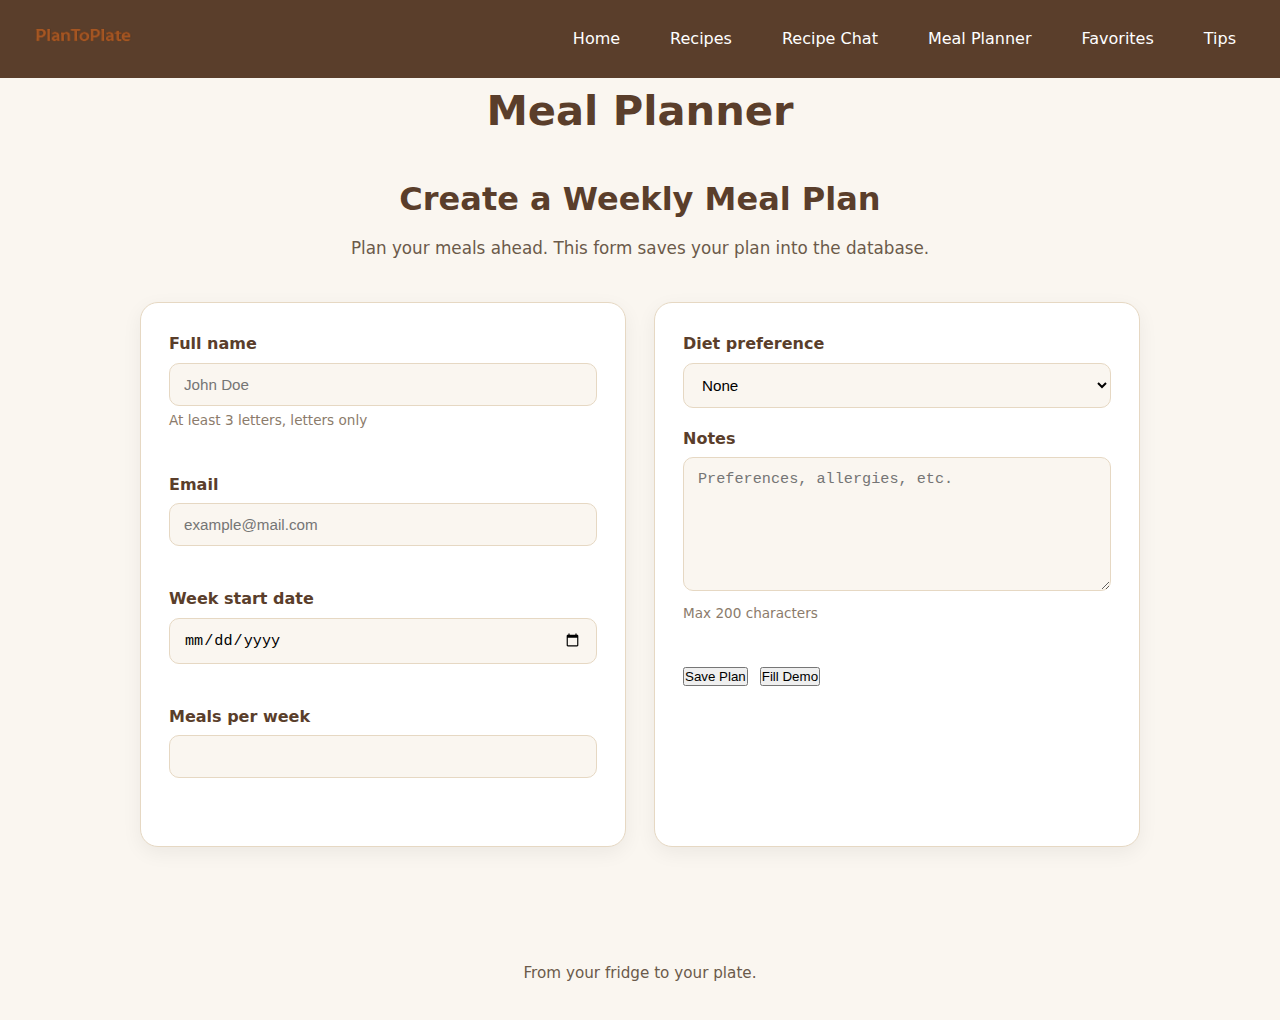
<file: recipe-chat.html>
<!doctype html>
<html lang="en">
<head>
  <meta charset="utf-8"/>
  <meta name="viewport" content="width=device-width, initial-scale=1"/>
  <title>PlanToPlate – Meal Planner</title>

  <link rel="stylesheet" href="./css/style.css"/>
  <script src="https://code.jquery.com/jquery-3.7.1.min.js"></script>
  <script defer src="./js/meal-plan.js"></script>

  <style>
    .is-invalid { outline: 2px solid #e53935; outline-offset: 2px; }
    .field-error { display:block; min-height:16px; margin-top:6px; color:#e53935; font-size:0.9rem; }

    /* Modal */
    #successModal { display:none; position:fixed; inset:0; z-index:999999; }
    #successModal.is-open { display:block !important; }
    #successModal .modal-backdrop { position:absolute; inset:0; background:rgba(0,0,0,0.55); }

    #successModal .modal-card {
      position:relative;
      width:min(420px, calc(100% - 32px));
      margin:18vh auto 0;
      background:#fff;
      border-radius:14px;
      padding:22px 20px 16px;
      box-shadow:0 18px 55px rgba(0,0,0,0.35);
      text-align:center;
    }

    #successModal .modal-icon {
      width:56px; height:56px;
      border-radius:999px;
      margin:-48px auto 10px;
      background:#31c16b;
      display:grid; place-items:center;
      box-shadow:0 10px 25px rgba(49,193,107,0.35);
      border:6px solid #fff;
    }

    #successModal .modal-icon svg { width:28px; height:28px; }
    #successModal .modal-title { margin:6px 0 6px; font-size:1.25rem; }
    #successModal .modal-text { margin:0 0 14px; opacity:0.85; font-size:0.95rem; }

    #successModal .modal-actions { display:flex; justify-content:center; }
    #successModal .modal-ok {
      width:100%;
      max-width:220px;
      padding:10px 14px;
      border:0;
      border-radius:10px;
      cursor:pointer;
      background:#31c16b;
      color:#fff;
      font-weight:700;
    }
    #successModal .modal-ok:hover { filter:brightness(0.95); }
  </style>
</head>

<body>

<header class="site-header">
  <a href="index.html">
    <img src="images/PlanToPlateLogo.png" alt="PlanToPlate">
  </a>
  <nav class="nav">
    <a href="index.html">Home</a>
    <a href="includes/recipes.php">Recipes</a>
    <a href="recipe-chat.html">Recipe Chat</a>
    <a class="active" href="meal-plan.html">Meal Planner</a>
    <a href="includes/favorites.php">Favorites</a>
    <a href="tips.html">Tips</a>
  </nav>
</header>

<main class="page-wrap">
  <h1 id="pageHeader">Meal Planner</h1>

  <section class="meal-plan-wrapper">
    <header class="meal-plan-header">
      <h2>Create a Weekly Meal Plan</h2>
      <p class="subtitle">Plan your meals ahead. This form saves your plan into the database.</p>
    </header>

    <form id="planForm" method="POST" action="./includes/save_plan.php" novalidate>
      <div class="meal-form-grid">

        <!-- LEFT COLUMN -->
        <div class="form-card">
          <div class="field">
            <label for="fullName">Full name</label>
            <input id="fullName" name="full_name" type="text" placeholder="John Doe" />
            <span class="hint">At least 3 letters, letters only</span>
            <small class="field-error" id="errFullName"></small>
          </div>

          <div class="field">
            <label for="email">Email</label>
            <input id="email" name="email" type="email" placeholder="example@mail.com" />
            <small class="field-error" id="errEmail"></small>
          </div>

          <div class="field">
            <label for="weekStart">Week start date</label>
            <input id="weekStart" name="week_start" type="date" />
            <small class="field-error" id="errWeekStart"></small>
          </div>

          <div class="field">
            <label for="mealsCount">Meals per week</label>
            <input id="mealsCount" name="meals_count" type="number" min="1" max="21" />
            <small class="field-error" id="errMealsCount"></small>
          </div>
        </div>

        <!-- RIGHT COLUMN -->
        <div class="form-card">
          <div class="field">
            <label for="diet">Diet preference</label>
            <select id="diet" name="diet">
              <option value="none">None</option>
              <option value="vegetarian">Vegetarian</option>
              <option value="glutenfree">Gluten-free</option>
              <option value="vegan">Vegan</option>
              <option value="lowcarb">Low-carb</option>
            </select>
          </div>

          <div class="field">
            <label for="notes">Notes</label>
            <textarea id="notes" name="notes" rows="6" placeholder="Preferences, allergies, etc."></textarea>
            <span class="hint">Max 200 characters</span>
            <small class="field-error" id="errNotes"></small>
          </div>

          <div class="actions-row">
            <button class="btn" type="submit" id="saveBtn">Save Plan</button>
            <button class="btn btn-secondary" id="fillDemo" type="button">Fill Demo</button>
          </div>

          <!-- Page-level errors appear here -->
          <div id="formMsg" class="message" style="display:none;"></div>
        </div>

      </div>
    </form>
  </section>
</main>

<footer class="site-footer">
  <p>From your fridge to your plate.</p>
</footer>

<!-- ✅ Success popup -->
<div id="successModal" aria-hidden="true">
  <div class="modal-backdrop" data-close="true"></div>

  <div class="modal-card" role="dialog" aria-modal="true" aria-labelledby="successTitle">
    <div class="modal-icon" aria-hidden="true">
      <svg viewBox="0 0 24 24" fill="none">
        <path d="M20 7L10 17l-5-5" stroke="#fff" stroke-width="2.5" stroke-linecap="round" stroke-linejoin="round"/>
      </svg>
    </div>

    <h3 class="modal-title" id="successTitle">Thank you!</h3>
    <p class="modal-text" id="successText">Meal plan saved successfully ✅</p>

    <div class="modal-actions">
      <button class="modal-ok" id="successOkBtn" type="button">OK</button>
    </div>
  </div>
</div>

</body>
</html>
</file>
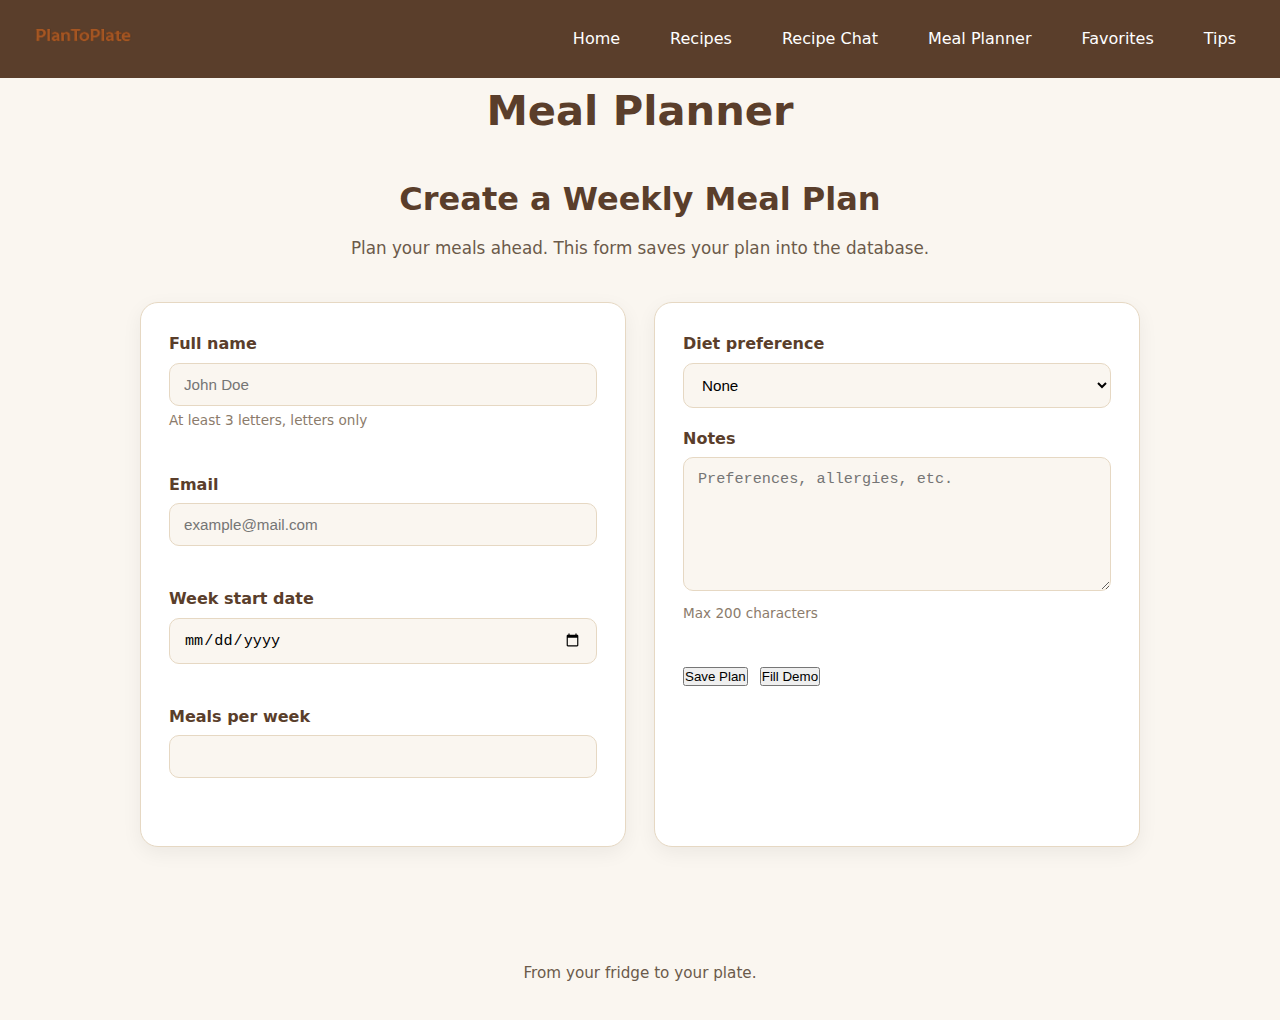
<file: includes/meal-plan.html>
<!doctype html>
<html lang="en">
<head>
  <meta charset="utf-8"/>
  <meta name="viewport" content="width=device-width, initial-scale=1"/>
  <title>PlanToPlate – Meal Planner</title>

  <link rel="stylesheet" href="../css/style.css"/>
  <script src="https://code.jquery.com/jquery-3.7.1.min.js"></script>
  <script defer src="../js/meal-plan.js"></script>

  <style>
    .is-invalid { outline: 2px solid #e53935; outline-offset: 2px; }
    .field-error { display:block; min-height:16px; margin-top:6px; color:#e53935; font-size:0.9rem; }

    /* Modal */
    #successModal { display:none; position:fixed; inset:0; z-index:999999; }
    #successModal.is-open { display:block !important; }
    #successModal .modal-backdrop { position:absolute; inset:0; background:rgba(0,0,0,0.55); }

    #successModal .modal-card {
      position:relative;
      width:min(420px, calc(100% - 32px));
      margin:18vh auto 0;
      background:#fff;
      border-radius:14px;
      padding:22px 20px 16px;
      box-shadow:0 18px 55px rgba(0,0,0,0.35);
      text-align:center;
    }

    #successModal .modal-icon {
      width:56px; height:56px;
      border-radius:999px;
      margin:-48px auto 10px;
      background:#31c16b;
      display:grid; place-items:center;
      box-shadow:0 10px 25px rgba(49,193,107,0.35);
      border:6px solid #fff;
    }

    #successModal .modal-icon svg { width:28px; height:28px; }
    #successModal .modal-title { margin:6px 0 6px; font-size:1.25rem; }
    #successModal .modal-text { margin:0 0 14px; opacity:0.85; font-size:0.95rem; }

    #successModal .modal-actions { display:flex; justify-content:center; }
    #successModal .modal-ok {
      width:100%;
      max-width:220px;
      padding:10px 14px;
      border:0;
      border-radius:10px;
      cursor:pointer;
      background:#31c16b;
      color:#fff;
      font-weight:700;
    }
    #successModal .modal-ok:hover { filter:brightness(0.95); }
  </style>
</head>

<body>

<header class="site-header">
  <a href="../index.html">
    <img src="../images/PlanToPlateLogo.png" alt="PlanToPlate">
  </a>
  <nav class="nav">
    <a href="../index.html">Home</a>
    <a href="recipes.php">Recipes</a>
    <a href="recipe-chat.html">Recipe Chat</a>
    <a class="active" href="meal-plan.html">Meal Planner</a>
    <a href="favorites.php">Favorites</a>
    <a href="tips.html">Tips</a>
  </nav>
</header>

<main class="page-wrap">
  <h1 id="pageHeader">Meal Planner</h1>

  <section class="meal-plan-wrapper">
    <header class="meal-plan-header">
      <h2>Create a Weekly Meal Plan</h2>
      <p class="subtitle">Plan your meals ahead. This form saves your plan into the database.</p>
    </header>

    <form id="planForm" method="POST" action="save_plan.php" novalidate>
      <div class="meal-form-grid">

        <!-- LEFT COLUMN -->
        <div class="form-card">
          <div class="field">
            <label for="fullName">Full name</label>
            <input id="fullName" name="full_name" type="text" placeholder="John Doe" />
            <span class="hint">At least 3 letters, letters only</span>
            <small class="field-error" id="errFullName"></small>
          </div>

          <div class="field">
            <label for="email">Email</label>
            <input id="email" name="email" type="email" placeholder="example@mail.com" />
            <small class="field-error" id="errEmail"></small>
          </div>

          <div class="field">
            <label for="weekStart">Week start date</label>
            <input id="weekStart" name="week_start" type="date" />
            <small class="field-error" id="errWeekStart"></small>
          </div>

          <div class="field">
            <label for="mealsCount">Meals per week</label>
            <input id="mealsCount" name="meals_count" type="number" min="1" max="21" />
            <small class="field-error" id="errMealsCount"></small>
          </div>
        </div>

        <!-- RIGHT COLUMN -->
        <div class="form-card">
          <div class="field">
            <label for="diet">Diet preference</label>
            <select id="diet" name="diet">
              <option value="none">None</option>
              <option value="vegetarian">Vegetarian</option>
              <option value="glutenfree">Gluten-free</option>
              <option value="vegan">Vegan</option>
              <option value="lowcarb">Low-carb</option>
            </select>
          </div>

          <div class="field">
            <label for="notes">Notes</label>
            <textarea id="notes" name="notes" rows="6" placeholder="Preferences, allergies, etc."></textarea>
            <span class="hint">Max 200 characters</span>
            <small class="field-error" id="errNotes"></small>
          </div>

          <div class="actions-row">
            <button class="btn" type="submit" id="saveBtn">Save Plan</button>
            <button class="btn btn-secondary" id="fillDemo" type="button">Fill Demo</button>
          </div>

          <!-- Page-level errors appear here -->
          <div id="formMsg" class="message" style="display:none;"></div>
        </div>

      </div>
    </form>
  </section>
</main>

<footer class="site-footer">
  <p>From your fridge to your plate.</p>
</footer>

<!-- ✅ Success popup -->
<div id="successModal" aria-hidden="true">
  <div class="modal-backdrop" data-close="true"></div>

  <div class="modal-card" role="dialog" aria-modal="true" aria-labelledby="successTitle">
    <div class="modal-icon" aria-hidden="true">
      <svg viewBox="0 0 24 24" fill="none">
        <path d="M20 7L10 17l-5-5" stroke="#fff" stroke-width="2.5" stroke-linecap="round" stroke-linejoin="round"/>
      </svg>
    </div>

    <h3 class="modal-title" id="successTitle">Thank you!</h3>
    <p class="modal-text" id="successText">Meal plan saved successfully ✅</p>

    <div class="modal-actions">
      <button class="modal-ok" id="successOkBtn" type="button">OK</button>
    </div>
  </div>
</div>

</body>
</html>
</file>
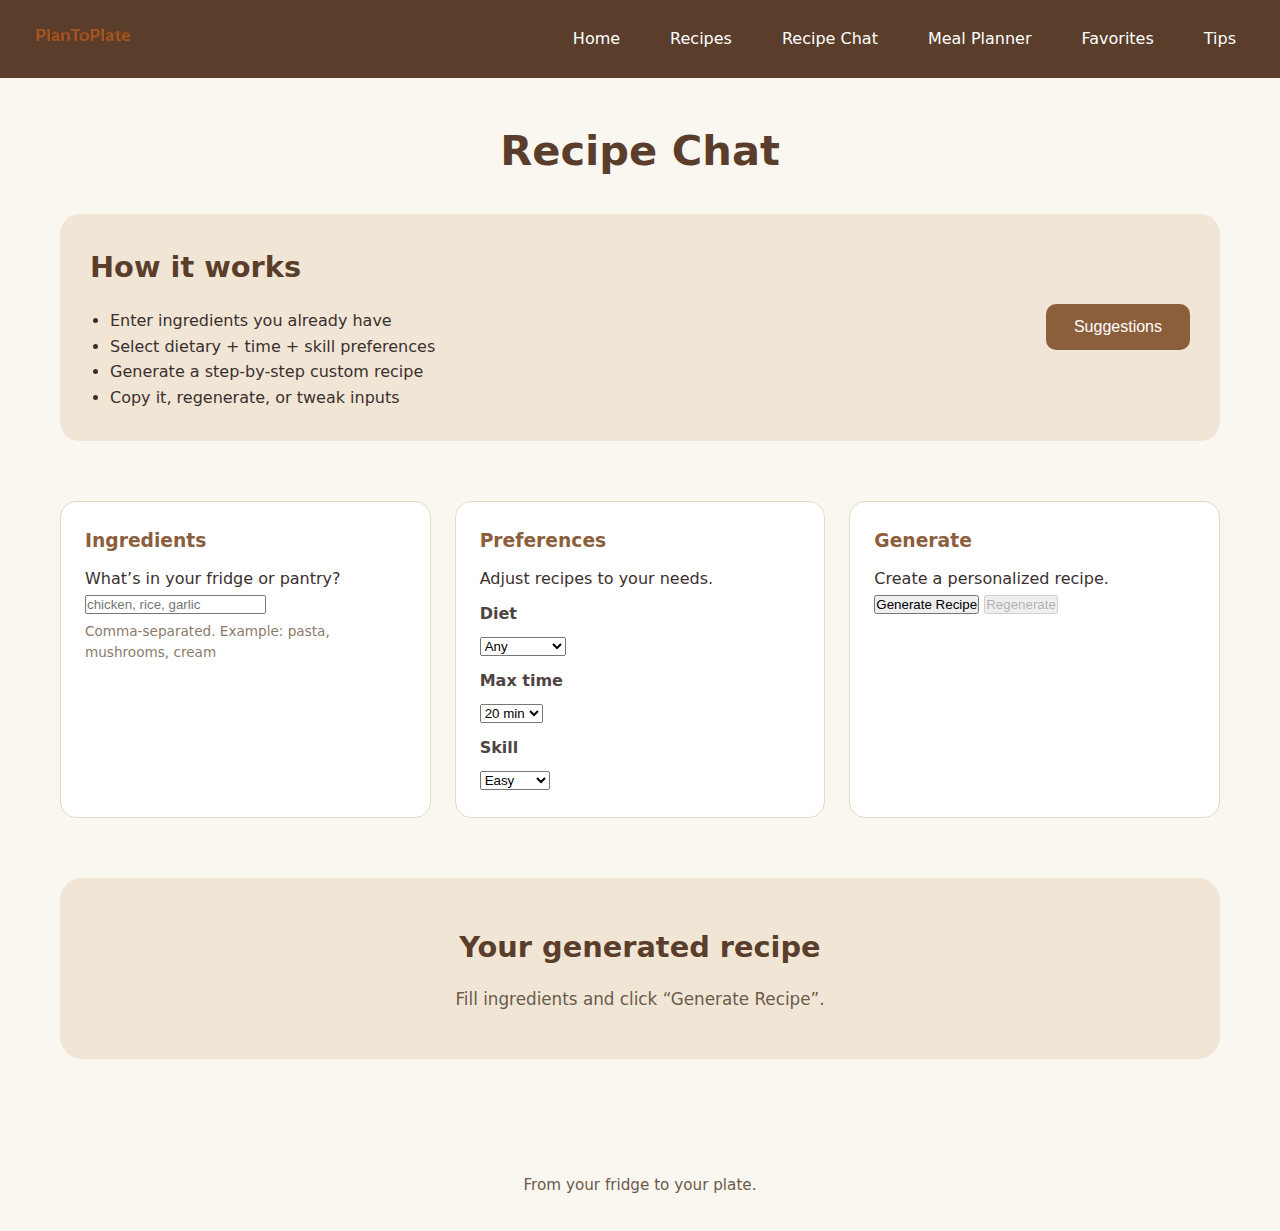
<file: includes/recipe-chat.html>
<!doctype html>
<html lang="en">
<head>
  <meta charset="utf-8">
  <title>Recipe Chat – PlanToPla.te</title>
  <meta name="viewport" content="width=device-width, initial-scale=1" />
  <link rel="stylesheet" href="../css/style.css">

  <script src="https://code.jquery.com/jquery-3.7.1.min.js"></script>
  <script defer src="../js/recipe-chat.js"></script>
</head>

<body>

<header class="site-header">
  <a href="../index.html">
    <img src="../images/PlanToPlateLogo.png" alt="PlanToPlate">
  </a>
  <nav class="nav">
    <a href="../index.html">Home</a>
    <a href="recipes.php">Recipes</a>
    <a class="active" href="recipe-chat.html">Recipe Chat</a>
    <a href="meal-plan.html">Meal Planner</a>
    <a href="favorites.php">Favorites</a>
    <a href="tips.html">Tips</a>
  </nav>
</header>

<main class="page">

  <h1>Recipe Chat</h1>

  <section class="chat-box">
    <div>
      <h2>How it works</h2>
      <ul>
        <li>Enter ingredients you already have</li>
        <li>Select dietary + time + skill preferences</li>
        <li>Generate a step-by-step custom recipe</li>
        <li>Copy it, regenerate, or tweak inputs</li>
      </ul>
    </div>

    <!-- Now it does something -->
    <button class="btn" id="suggestionsBtn" type="button">Suggestions</button>
  </section>

  <section class="features">
    <div class="feature-card">
      <h3>Ingredients</h3>
      <p>What’s in your fridge or pantry?</p>
      <input id="ingredientsInput" type="text" placeholder="chicken, rice, garlic" autocomplete="off">
      <small class="hint">Comma-separated. Example: pasta, mushrooms, cream</small>
    </div>

    <div class="feature-card">
      <h3>Preferences</h3>
      <p>Adjust recipes to your needs.</p>

      <label class="small-label">Diet</label>
      <select id="preferenceSelect">
        <option value="any">Any</option>
        <option value="vegetarian">Vegetarian</option>
        <option value="vegan">Vegan</option>
        <option value="lowcarb">Low-Carb</option>
      </select>

      <label class="small-label">Max time</label>
      <select id="timeSelect">
        <option value="10">10 min</option>
        <option value="20" selected>20 min</option>
        <option value="30">30 min</option>
        <option value="45">45 min</option>
        <option value="60">60 min</option>
      </select>

      <label class="small-label">Skill</label>
      <select id="skillSelect">
        <option value="easy" selected>Easy</option>
        <option value="medium">Medium</option>
        <option value="hard">Hard</option>
      </select>
    </div>

    <div class="feature-card">
      <h3>Generate</h3>
      <p>Create a personalized recipe.</p>
      <button class="btn" id="generateBtn" type="button">Generate Recipe</button>
      <button class="btn secondary" id="regenBtn" type="button" disabled>Regenerate</button>
    </div>
  </section>

  <!-- Output -->
  <section class="conversation-box" id="resultBox">
    <h2>Your generated recipe</h2>
    <p class="hint" id="emptyHint">Fill ingredients and click “Generate Recipe”.</p>

    <div class="recipe-output" id="recipeOutput" hidden>
      <div class="recipe-output-header">
        <div>
          <h3 id="recipeTitle"></h3>
          <p class="meta" id="recipeMeta"></p>
        </div>

        <div class="recipe-actions">
          <button class="btn secondary" id="copyBtn" type="button">Copy</button>
          <button class="btn secondary" id="clearOutBtn" type="button">Clear</button>
        </div>
      </div>

      <div class="recipe-columns">
        <div class="recipe-col">
          <h4>Ingredients</h4>
          <ul id="recipeIngredients"></ul>
        </div>

        <div class="recipe-col">
          <h4>Instructions</h4>
          <ol id="recipeSteps"></ol>
        </div>
      </div>
    </div>
  </section>

</main>

<footer>
  From your fridge to your plate.
</footer>

<div id="toast" class="message" aria-live="polite"></div>

</body>
</html>
</file>
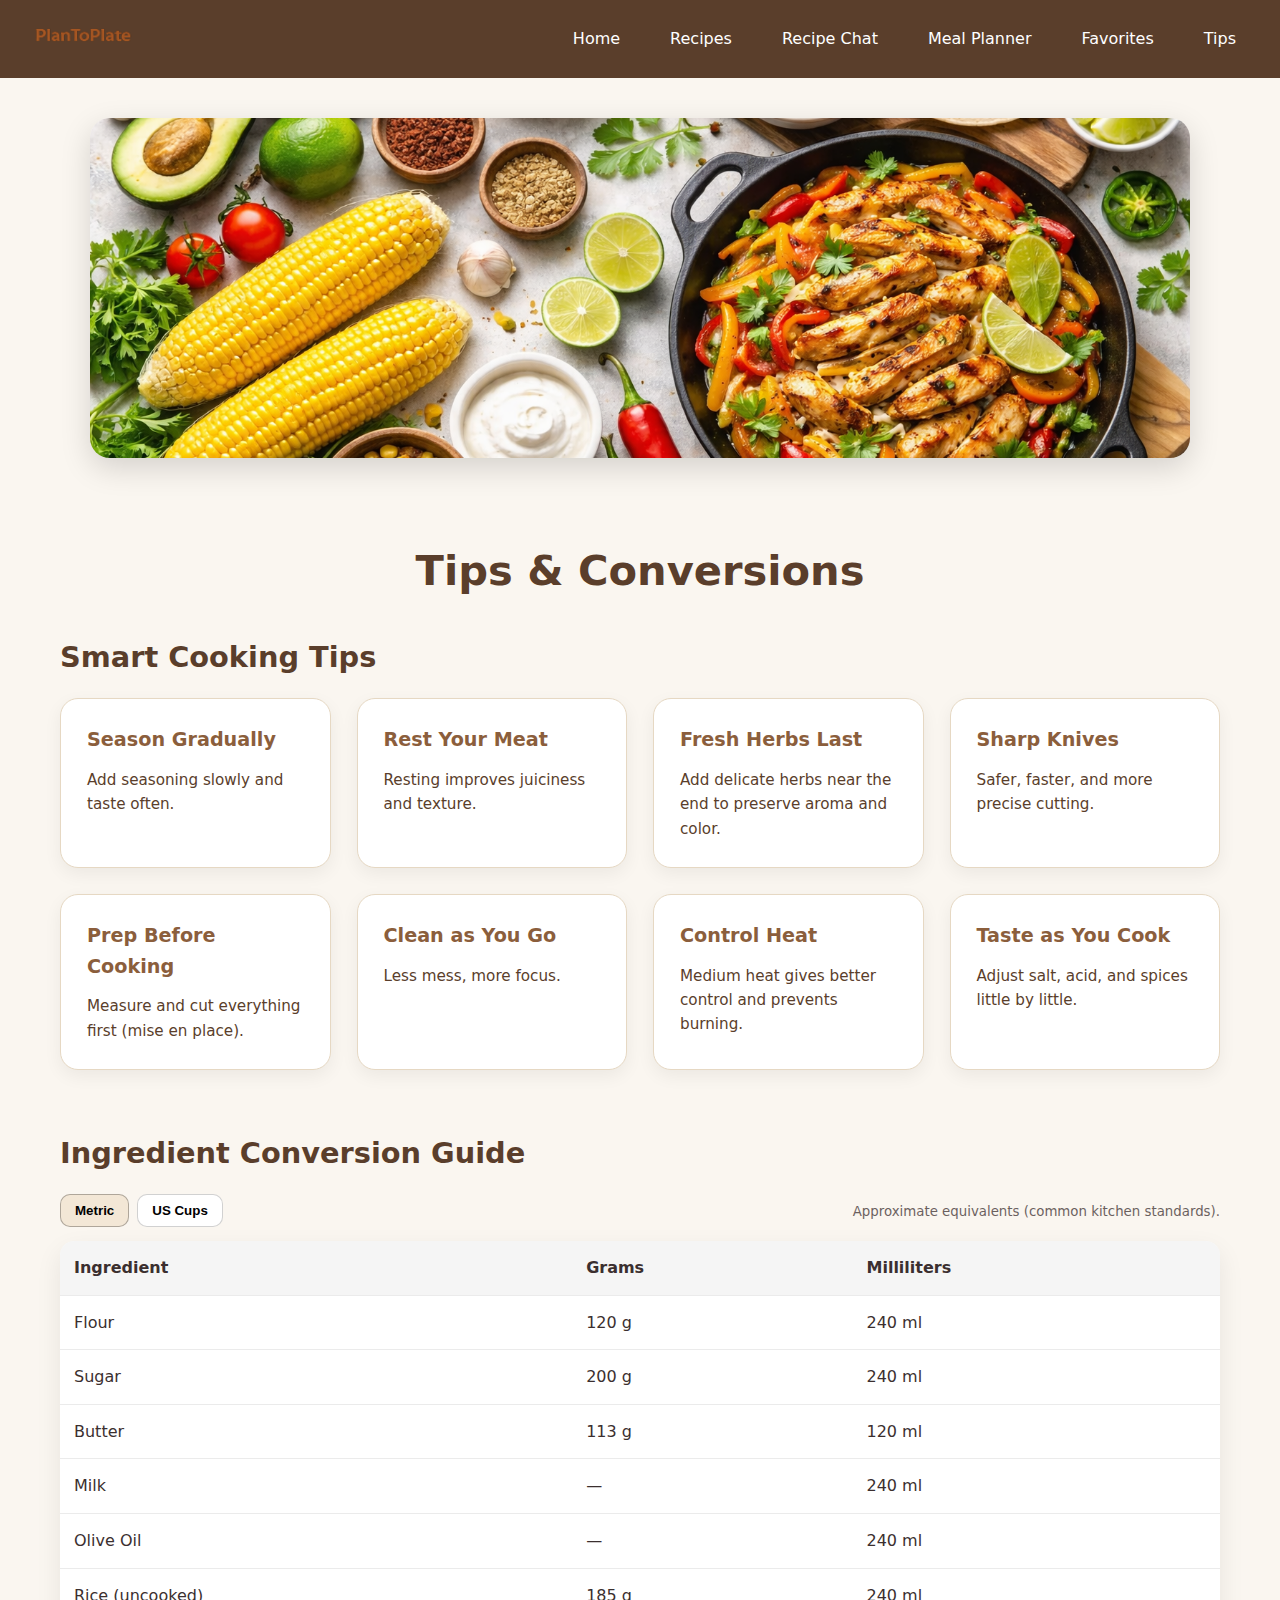
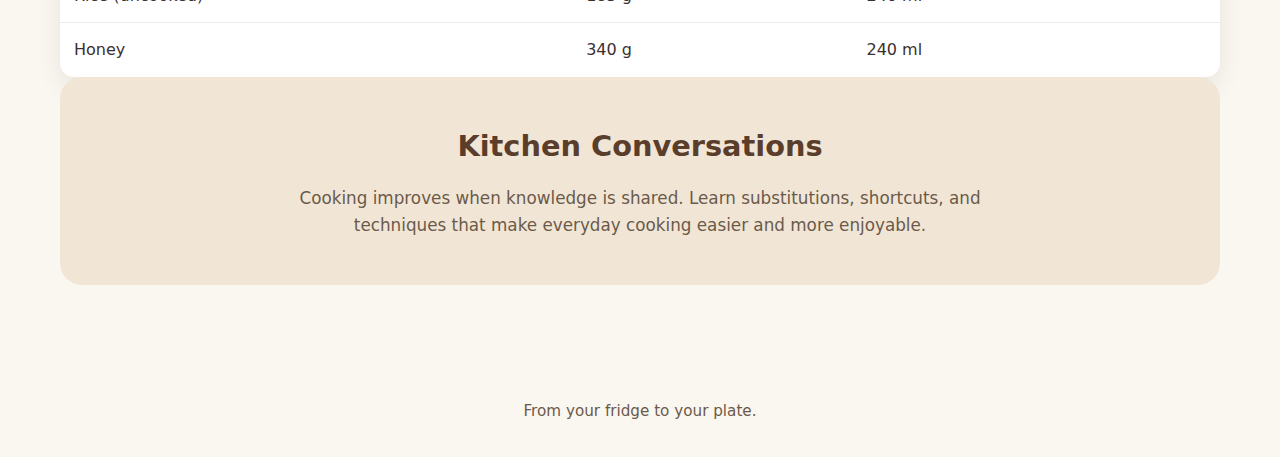
<file: includes/tips.html>
<!doctype html>
<html lang="en">
<head>
  <meta charset="utf-8"/>
  <meta name="viewport" content="width=device-width, initial-scale=1"/>
  <title>PlanToPlate – Tips & Conversions</title>

  <link rel="stylesheet" href="../css/style.css"/>

  <script src="https://code.jquery.com/jquery-3.7.1.min.js"></script>
  <script defer src="../js/tips.js"></script>
</head>

<body>

<header class="site-header">
  <a href="../index.html">
    <img src="../images/PlanToPlateLogo.png" alt="PlanToPlate Logo">
  </a>
  <nav class="nav">
    <a href="../index.html">Home</a>
    <a href="recipes.php">Recipes</a>
    <a href="recipe-chat.html">Recipe Chat</a>
    <a href="meal-plan.html">Meal Planner</a>
    <a href="favorites.php">Favorites</a>
    <a class="active" href="tips.html">Tips</a>
  </nav>
</header>

<section class="hero">
  <img src="../images/ty.png" alt="Kitchen Tips">
</section>

<main class="page">

  <h1>Tips & Conversions</h1>

  <!-- Tips -->
  <section>
    <h2>Smart Cooking Tips</h2>

    <div class="tips-grid">
      <div class="tip-card">
        <h3>Season Gradually</h3>
        <p>Add seasoning slowly and taste often.</p>
      </div>

      <div class="tip-card">
        <h3>Rest Your Meat</h3>
        <p>Resting improves juiciness and texture.</p>
      </div>

      <div class="tip-card">
        <h3>Fresh Herbs Last</h3>
        <p>Add delicate herbs near the end to preserve aroma and color.</p>
      </div>

      <div class="tip-card">
        <h3>Sharp Knives</h3>
        <p>Safer, faster, and more precise cutting.</p>
      </div>

      <div class="tip-card">
        <h3>Prep Before Cooking</h3>
        <p>Measure and cut everything first (mise en place).</p>
      </div>

      <div class="tip-card">
        <h3>Clean as You Go</h3>
        <p>Less mess, more focus.</p>
      </div>

      <div class="tip-card">
        <h3>Control Heat</h3>
        <p>Medium heat gives better control and prevents burning.</p>
      </div>

      <div class="tip-card">
        <h3>Taste as You Cook</h3>
        <p>Adjust salt, acid, and spices little by little.</p>
      </div>
    </div>
  </section>

  <!-- Conversion table -->
  <section class="conversion-section">
    <h2>Ingredient Conversion Guide</h2>

    <div class="conversion-toolbar">
      <div class="unit-toggle" role="tablist" aria-label="Unit switch">
        <button id="metricBtn" type="button" class="active" aria-pressed="true">
          Metric
        </button>
        <button id="usBtn" type="button" aria-pressed="false">
          US Cups
        </button>
      </div>

      <div class="conversion-note">
        <small>Approximate equivalents (common kitchen standards).</small>
      </div>
    </div>

    <table class="conversion-table">
      <thead>
        <tr>
          <th>Ingredient</th>
          <th id="col1">Grams</th>
          <th id="col2">Milliliters</th>
        </tr>
      </thead>
      <tbody id="conversionBody"></tbody>
    </table>
  </section>

  <section class="conversation-box">
    <h2>Kitchen Conversations</h2>
    <p>
      Cooking improves when knowledge is shared. Learn substitutions, shortcuts,
      and techniques that make everyday cooking easier and more enjoyable.
    </p>
  </section>

</main>

<footer>
  From your fridge to your plate.
</footer>

</body>
</html>
</file>
<file: css/style.css>
/* ===============================
   RESET + BASE
   =============================== */
* {
  box-sizing: border-box;
  margin: 0;
  padding: 0;
}

html {
  font-family: "Segoe UI", system-ui, sans-serif;
  color: #3b2f2f;
}

body {
  background-color: #faf6f0;
  line-height: 1.6;
}

/* ===============================
   HEADER
   =============================== */
.site-header {
  background: #5a3e2b;
  padding: 14px 32px;
  display: flex;
  justify-content: space-between;
  align-items: center;
}

.site-header img {
  height: 42px;
}

.nav {
  display: flex;
  gap: 26px;
}

.nav a {
  color: #fff;
  text-decoration: none;
  font-weight: 500;
  padding: 6px 12px;
  border-radius: 6px;
}

.nav a:hover {
  background: #c8a97e;
}

/* ===============================
   PAGE CONTAINER
   =============================== */
.page {
  max-width: 1200px;
  margin: 0 auto;
  padding: 40px 20px 80px;
}

h1 {
  text-align: center;
  font-size: 2.6rem;
  color: #5a3e2b;
  margin-bottom: 30px;
}

h2 {
  font-size: 1.8rem;
  color: #5a3e2b;
  margin-bottom: 18px;
}

/* ===============================
   HERO
   =============================== */
.hero {
  display: flex;
  justify-content: center;
  margin-bottom: 50px;
}

.hero img {
  width: 100%;
  max-width: 1100px;
  height: 360px;
  object-fit: cover;
  border-radius: 20px;
  box-shadow: 0 10px 30px rgba(0,0,0,0.15);
}

/* ===============================
   FEATURE CARDS
   =============================== */
.features {
  display: grid;
  grid-template-columns: repeat(3, 1fr);
  gap: 24px;
  margin-bottom: 60px;
}

.feature-card {
  background: #fff;
  border-radius: 16px;
  padding: 24px;
  border: 1px solid #e6d8c3;
}

.feature-card h3 {
  color: #8b5e3c;
  margin-bottom: 10px;
}

/* ===============================
   WEEKLY RECIPES GRID
   =============================== */
.recipe-grid {
  display: grid;
  grid-template-columns: repeat(4, 1fr);
  gap: 24px;
  margin-bottom: 60px;
}

.recipe-card {
  background: #fff;
  border-radius: 18px;
  overflow: hidden;
  border: 1px solid #e6d8c3;
}

.recipe-card img {
  width: 100%;
  height: 200px;
  object-fit: cover;
}

.recipe-card .content {
  padding: 16px;
}

.recipe-card h4 {
  margin-bottom: 6px;
  color: #5a3e2b;
  font-size: 1.1rem;
}

.recipe-card p {
  font-size: 0.95rem;
}

/* ===============================
   CHAT SECTION
   =============================== */
.chat-box {
  background: #f1e6d6;
  border-radius: 20px;
  padding: 30px;
  display: flex;
  justify-content: space-between;
  align-items: center;
  margin-bottom: 60px;
}

.chat-box ul {
  margin-left: 20px;
}

.chat-box button {
  background: #8b5e3c;
  color: #fff;
  border: none;
  padding: 14px 28px;
  border-radius: 10px;
  font-size: 1rem;
  cursor: pointer;
}

.chat-box button:hover {
  background: #6f472e;
}

/* ===============================
   IMAGE STRIP
   =============================== */
.image-strip {
  display: grid;
  grid-template-columns: repeat(4, 1fr);
  gap: 20px;
}

.image-strip img {
  width: 100%;
  height: 170px;
  object-fit: cover;
  border-radius: 16px;
}

/* ===============================
   FOOTER
   =============================== */
footer {
  text-align: center;
  padding: 30px;
  font-size: 0.95rem;
  color: #6b5a4a;
}

/* ===============================
   RESPONSIVE
   =============================== */
@media (max-width: 900px) {
  .features,
  .recipe-grid,
  .image-strip {
    grid-template-columns: 1fr;
  }

  .chat-box {
    flex-direction: column;
    text-align: center;
    gap: 20px;
  }
}
/* ===============================
   HERO
   =============================== */
.hero {
  display: flex;
  justify-content: center;
  margin: 40px 0;
}

.hero img {
  width: 100%;
  max-width: 1100px;
  height: 340px;
  object-fit: cover;
  border-radius: 20px;
  box-shadow: 0 10px 30px rgba(0,0,0,0.15);
}

/* ===============================
   TIPS GRID
   =============================== */
.tips-grid {
  display: grid;
  grid-template-columns: repeat(4, 1fr);
  gap: 26px;
  margin-bottom: 60px;
}

.tip-card {
  background: #ffffff;
  border-radius: 18px;
  padding: 26px;
  border: 1px solid #e6d8c3;
  box-shadow: 0 6px 18px rgba(0,0,0,0.06);
  transition: transform 0.25s ease, box-shadow 0.25s ease;
}

.tip-card:hover {
  transform: translateY(-8px);
  box-shadow: 0 14px 30px rgba(0,0,0,0.14);
}

.tip-card h3 {
  color: #8b5e3c;
  font-size: 1.2rem;
  margin-bottom: 12px;
}

.tip-card p {
  font-size: 0.95rem;
  color: #5a3e2b;
}

/* ===============================
   CONVERSATION SECTION
   =============================== */
.conversation-box {
  background: #f1e6d6;
  border-radius: 22px;
  padding: 46px 30px;
  text-align: center;
}

.conversation-box h2 {
  margin-bottom: 16px;
}

.conversation-box p {
  max-width: 720px;
  margin: 0 auto;
  font-size: 1.05rem;
  color: #6b5a4a;
}

/* ===============================
   FOOTER
   =============================== */
footer {
  text-align: center;
  padding: 34px;
  font-size: 0.95rem;
  color: #6b5a4a;
}

/* ===============================
   RESPONSIVE
   =============================== */
@media (max-width: 900px) {
  .tips-grid {
    grid-template-columns: 1fr;
  }

  .hero img {
    height: 220px;
  }
}
/* ===============================
   MEAL PLANNER
   =============================== */

.meal-plan-wrapper {
  max-width: 1000px;
  margin: 0 auto 80px;
}

.meal-plan-header {
  text-align: center;
  margin-bottom: 40px;
}

.meal-plan-header h2 {
  font-size: 2rem;
  color: #5a3e2b;
  margin-bottom: 10px;
}

.meal-plan-header .subtitle {
  color: #6b5a4a;
  font-size: 1.05rem;
}

.meal-form-grid {
  display: grid;
  grid-template-columns: repeat(2, 1fr);
  gap: 28px;
}

.form-card {
  background: #ffffff;
  border-radius: 18px;
  padding: 28px;
  border: 1px solid #e6d8c3;
  box-shadow: 0 6px 20px rgba(0,0,0,0.06);
}

.field {
  margin-bottom: 18px;
}

.field label {
  display: block;
  font-weight: 600;
  margin-bottom: 6px;
  color: #5a3e2b;
}

.field input,
.field select,
.field textarea {
  width: 100%;
  padding: 12px 14px;
  border-radius: 10px;
  border: 1px solid #e6d8c3;
  font-size: 0.95rem;
  background: #faf6f0;
}

.field input:focus,
.field textarea:focus,
.field select:focus {
  outline: none;
  border-color: #8b5e3c;
  background: #fff;
}

.hint {
  display: block;
  font-size: 0.85rem;
  color: #8b7b6b;
  margin-top: 4px;
}

.actions-row {
  display: flex;
  gap: 12px;
  margin-top: 20px;
}

.message {
  margin-top: 14px;
  padding: 12px 14px;
  border-radius: 10px;
  font-size: 0.95rem;
  display: none;
}

.message.success {
  background: #e6f3ea;
  color: #256a3d;
}

.message.error {
  background: #fdecea;
  color: #8b1d18;
}

.is-invalid {
  border-color: #c0392b !important;
  background: #fff5f5;
}
/* ===== Recipes Grid Fix ===== */
.recipe-grid {
  display: grid;
  grid-template-columns: repeat(auto-fill, minmax(220px, 1fr));
  gap: 20px;
  margin-top: 20px;
}

.recipe-card {
  background: #fff;
  border-radius: 10px;
  padding: 12px;
  box-shadow: 0 4px 10px rgba(0,0,0,0.08);
}

.recipe-card img {
  width: 100%;
  height: 150px;
  object-fit: cover;
  border-radius: 8px;
}

.recipe-card .content {
  padding: 16px;
}
.recipe-details img.recipe-img {
  max-width: 500px;
  border-radius: 12px;
  margin: 15px 0;
}

.details-grid {
  display: grid;
  grid-template-columns: 1fr 1fr;
  gap: 40px;
}

.details-grid ul,
.details-grid ol {
  line-height: 1.8;
}
.recipe-details .details-grid {
    display: grid;
    grid-template-columns: 1fr 1fr;
    gap: 40px;
    margin-top: 30px;
}

.recipe-hero {
    max-width: 600px;
    border-radius: 12px;
    margin: 20px 0;
}
/* =========================
   Tips Page: Conversion UI
   ========================= */

.conversion-section {
  margin-top: 28px;
}

.conversion-toolbar {
  display: flex;
  align-items: center;
  justify-content: space-between;
  gap: 12px;
  flex-wrap: wrap;
  margin: 12px 0 14px;
}

.unit-toggle {
  display: inline-flex;
  gap: 8px;
  align-items: center;
}

.unit-toggle button {
  border: 1px solid rgba(0,0,0,0.18);
  background: #fff;
  padding: 8px 14px;
  border-radius: 10px;
  cursor: pointer;
  font-weight: 600;
}

.unit-toggle button.active {
  background: #f3e7d6;
  border-color: rgba(0,0,0,0.28);
}

.unit-toggle button:hover {
  filter: brightness(0.98);
}

.conversion-note small {
  opacity: 0.75;
}

.conversion-table {
  width: 100%;
  border-collapse: collapse;
  overflow: hidden;
  border-radius: 14px;
  background: #fff;
  box-shadow: 0 10px 26px rgba(0,0,0,0.08);
}

.conversion-table thead th {
  text-align: left;
  padding: 14px 14px;
  background: rgba(0,0,0,0.04);
  font-weight: 700;
}

.conversion-table tbody td {
  padding: 14px 14px;
  border-top: 1px solid rgba(0,0,0,0.08);
}

.conversion-table tbody tr:hover {
  background: rgba(0,0,0,0.03);
}

/* Keep tips grid spacing consistent */
.tips-grid {
  margin-top: 12px;
}
/* ----- Recipe Chat output styling ----- */
.small-label {
  display: block;
  margin-top: 10px;
  margin-bottom: 6px;
  font-weight: 600;
  opacity: 0.9;
}

.recipe-output {
  margin-top: 14px;
}

.recipe-output-header {
  display: flex;
  align-items: flex-start;
  justify-content: space-between;
  gap: 12px;
  margin-bottom: 14px;
}

.recipe-output-header h3 {
  margin: 0 0 6px 0;
}

.recipe-output-header .meta {
  margin: 0;
  opacity: 0.8;
}

.recipe-actions {
  display: flex;
  gap: 10px;
  flex-wrap: wrap;
}

.recipe-columns {
  display: grid;
  grid-template-columns: 1fr 1fr;
  gap: 16px;
}

.recipe-col {
  background: #fff;
  border: 1px solid rgba(0,0,0,0.08);
  border-radius: 14px;
  padding: 14px 16px;
}

.recipe-col h4 {
  margin-top: 0;
}

/* toast (if you already have, keep yours; this just ensures it works) */
.message {
  position: fixed;
  left: 50%;
  bottom: 22px;
  transform: translateX(-50%);
  background: #2f2f2f;
  color: #fff;
  padding: 10px 14px;
  border-radius: 12px;
  opacity: 0;
  pointer-events: none;
  transition: opacity .2s ease;
  z-index: 9999;
  max-width: 90vw;
}

.message.show {
  opacity: 1;
}

.message.error {
  background: #8b2a2a;
}

/* mobile */
@media (max-width: 900px) {
  .recipe-columns {
    grid-template-columns: 1fr;
  }
}

/*13/2*/

/* Invalid fields */
.is-invalid {
  outline: 2px solid #e53935;
  outline-offset: 2px;
}

/* Field error look */
.field-error {
  display: block;
  min-height: 16px;
  margin-top: 6px;
  color: #e53935;
  font-size: 0.9rem;
}

/* ===== Success Modal ===== */
.modal { display: none; position: fixed; inset: 0; z-index: 99999; }
.modal.is-open { display: block !important; }

.modal-backdrop {
  position: absolute; inset: 0;
  background: rgba(0,0,0,0.55);
}

.modal-card {
  position: relative;
  max-width: 420px;
  margin: 12vh auto 0;
  background: #fff;
  border-radius: 14px;
  padding: 18px 18px 14px;
  box-shadow: 0 12px 40px rgba(0,0,0,0.25);
}
.modal-card h3 { margin: 0 0 6px; }
.modal-card p { margin: 0 0 14px; }
.modal-actions { display: flex; justify-content: flex-end; gap: 10px; }

/*MOBILE*/
@media (max-width: 900px) {
  /* Page padding so form doesn't touch edges */
  .page-wrap,
  .page {
    padding: 22px 14px 60px;
  }

  .meal-form-grid {
    grid-template-columns: 1fr !important;
    gap: 16px;
  }
  .form-card {
    padding: 18px;
    border-radius: 14px;
  }
  .actions-row {
    flex-direction: column;
    gap: 10px;
  }

  .actions-row .btn,
  .actions-row .btn-secondary {
    width: 100%;
  }
  .modal-card {
    max-width: calc(100% - 26px) !important;
    margin: 14vh auto 0 !important;
    border-radius: 14px;
  }
  .modal-icon {
    margin-top: -46px;
  }
}

@media (max-width: 480px) {
  h1 { font-size: 2rem; }
  .meal-plan-header h2 { font-size: 1.5rem; }

  .field input,
  .field select,
  .field textarea {
    padding: 11px 12px;
  }
  .modal-card {
    margin: 12vh auto 0 !important;
    padding: 16px 14px 12px;
  }
}
.recipe-output {
  margin-top: 18px;
}

.recipe-output-card {
  background: #ffffff;
  border: 1px solid #e6d8c3;
  border-radius: 18px;
  box-shadow: 0 10px 26px rgba(0,0,0,0.08);
  overflow: hidden;
}


.recipe-output-header {
  display: flex;
  align-items: flex-start;
  justify-content: space-between;
  gap: 14px;
  padding: 18px 18px 14px;
  background: linear-gradient(180deg, #fff7ee 0%, #ffffff 70%);
  border-bottom: 1px solid rgba(0,0,0,0.06);
}

.recipe-output-header h3 {
  margin: 0;
  color: #5a3e2b;
  font-size: 1.25rem;
  line-height: 1.2;
}

.recipe-output-header .meta {
  margin: 6px 0 0;
  color: #6b5a4a;
  font-size: 0.95rem;
}

.recipe-badges {
  display: flex;
  gap: 8px;
  flex-wrap: wrap;
  margin-top: 10px;
}

.recipe-badge {
  display: inline-flex;
  align-items: center;
  gap: 6px;
  padding: 6px 10px;
  border-radius: 999px;
  background: #f3e7d6;
  border: 1px solid rgba(0,0,0,0.08);
  color: #5a3e2b;
  font-weight: 600;
  font-size: 0.85rem;
}

/* Action buttons area */
.recipe-actions {
  display: flex;
  gap: 10px;
  flex-wrap: wrap;
  justify-content: flex-end;
}

.recipe-actions button,
.recipe-actions .btn {
  background: #8b5e3c;
  color: #fff;
  border: none;
  padding: 10px 14px;
  border-radius: 12px;
  font-weight: 700;
  cursor: pointer;
  transition: transform 0.15s ease, filter 0.15s ease;
}

.recipe-actions button:hover,
.recipe-actions .btn:hover {
  filter: brightness(0.95);
  transform: translateY(-1px);
}

.recipe-actions .btn-secondary {
  background: #f1e6d6;
  color: #5a3e2b;
  border: 1px solid rgba(0,0,0,0.12);
}


.recipe-columns {
  display: grid;
  grid-template-columns: 1fr 1fr;
  gap: 16px;
  padding: 16px 18px 18px;
}

.recipe-col {
  background: #fffdf9;
  border: 1px solid rgba(0,0,0,0.08);
  border-radius: 16px;
  padding: 14px 14px;
}

.recipe-col h4 {
  margin: 0 0 10px;
  color: #8b5e3c;
  font-size: 1.05rem;
}

/* Lists */
.recipe-col ul,
.recipe-col ol {
  margin: 0;
  padding-left: 18px;
  color: #3b2f2f;
  line-height: 1.8;
}

.recipe-col li {
  margin: 6px 0;
}

.recipe-col ol {
  counter-reset: step;
  padding-left: 0;
  list-style: none;
}

.recipe-col ol li {
  display: grid;
  grid-template-columns: 30px 1fr;
  gap: 10px;
  align-items: start;
  padding: 10px 10px;
  border-radius: 12px;
  background: #ffffff;
  border: 1px solid rgba(0,0,0,0.06);
}

.recipe-col ol li + li {
  margin-top: 10px;
}

.recipe-col ol li::before {
  counter-increment: step;
  content: counter(step);
  width: 30px;
  height: 30px;
  border-radius: 10px;
  background: #f3e7d6;
  color: #5a3e2b;
  font-weight: 800;
  display: grid;
  place-items: center;
}

/* Extra note / tips section under recipe */
.recipe-note {
  padding: 14px 18px 18px;
  border-top: 1px solid rgba(0,0,0,0.06);
  background: #fff7ee;
  color: #5a3e2b;
  font-size: 0.95rem;
}

.toast {
  position: fixed;
  left: 50%;
  bottom: 22px;
  transform: translateX(-50%);
  background: #2f2f2f;
  color: #fff;
  padding: 10px 14px;
  border-radius: 12px;
  opacity: 0;
  pointer-events: none;
  transition: opacity .2s ease;
  z-index: 999999;
  max-width: 90vw;
}

.toast.show {
  opacity: 1;
}

.toast.error {
  background: #8b2a2a;
}

@media (max-width: 900px) {
  .recipe-output-header {
    flex-direction: column;
  }

  .recipe-actions {
    justify-content: flex-start;
  }

  .recipe-columns {
    grid-template-columns: 1fr;
    padding: 14px;
  }
}

@media (max-width: 480px) {
  .recipe-output-header h3 {
    font-size: 1.15rem;
  }

  .recipe-actions button,
  .recipe-actions .btn {
    width: 100%;
    justify-content: center;
  }
}
</file>
